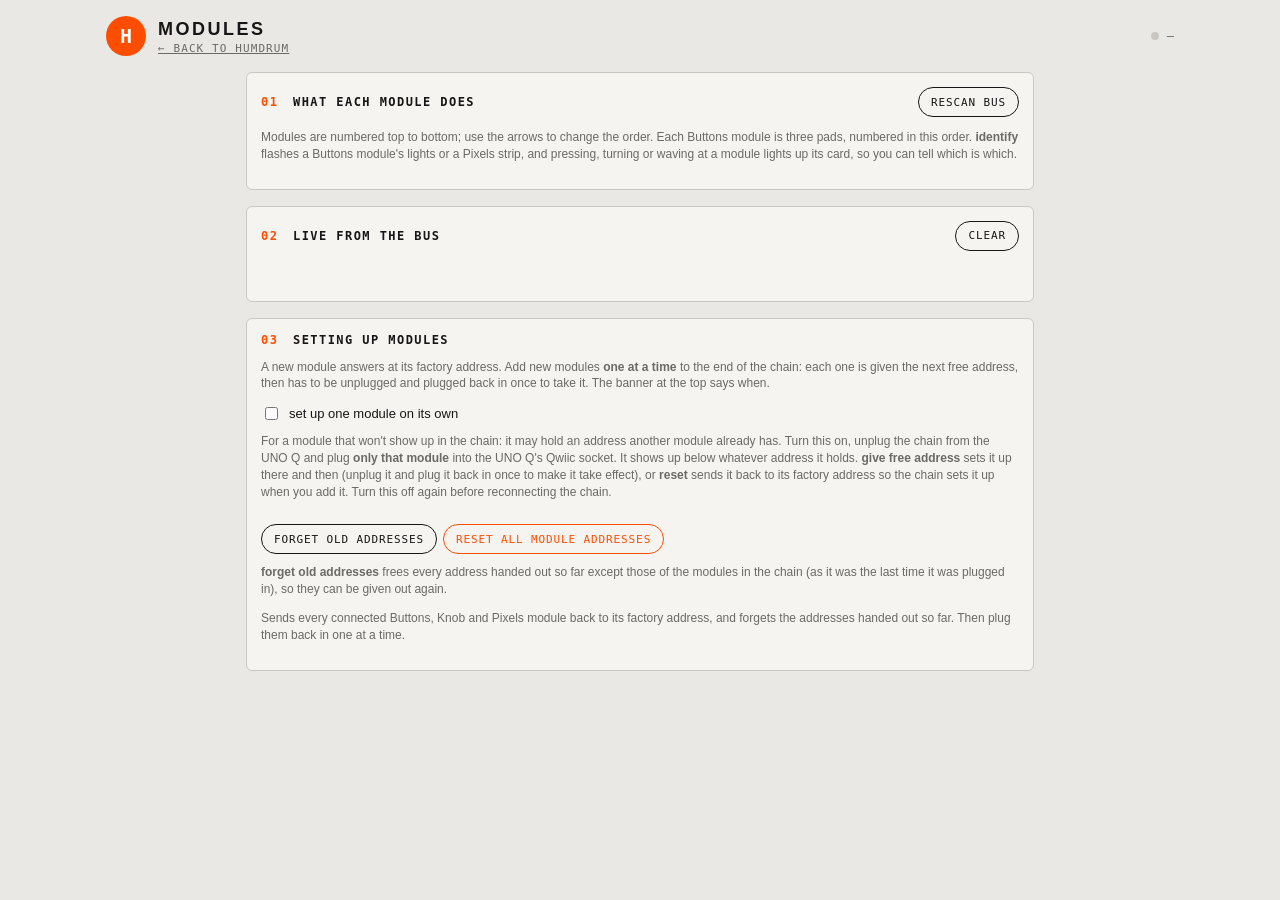
<file: assets/modules.html>
<!doctype html>
<html lang="en">
<head>
  <meta charset="utf-8">
  <meta name="viewport" content="width=device-width, initial-scale=1, viewport-fit=cover">
  <meta name="theme-color" content="#e9e8e4">
  <title>Humdrum modules</title>
  <link rel="stylesheet" href="app.css">
</head>
<body>
  <header class="top">
    <div class="brand">
      <a class="logo" href="./" title="back to the instrument">H</a>
      <div>
        <h1>MODULES</h1>
        <p class="sub"><a href="./">&larr; back to humdrum</a></p>
      </div>
    </div>
    <div class="status">
      <span id="conn" class="dot off" title="connection"></span>
      <span id="count">—</span>
    </div>
  </header>

  <div id="enrol-hint" class="hint enrol" hidden></div>

  <main class="modules-main">
    <!-- Assigned modules --------------------------------------------------->
    <section class="panel">
      <div class="panel-head">
        <h2><span class="num">01</span> what each module does</h2>
        <button id="rescan" class="chip">rescan bus</button>
      </div>
      <p class="help">Modules are numbered top to bottom; use the arrows to change the order. Each Buttons module is three
        pads, numbered in this order. <b>identify</b> flashes a Buttons module's lights or a Pixels strip,
        and pressing, turning or waving at a module lights up its card, so you can tell which is which.</p>
      <div id="groups"></div>
    </section>

    <!-- Live events -------------------------------------------------------->
    <section class="panel">
      <div class="panel-head">
        <h2><span class="num">02</span> live from the bus</h2>
        <button id="clear-log" class="chip">clear</button>
      </div>
      <dl class="diag" id="bus-diag"></dl>
      <ul class="setup-list strays" id="strays" hidden></ul>
      <ol class="event-log" id="log"></ol>
    </section>

    <!-- Setup -------------------------------------------------------------->
    <section class="panel">
      <div class="panel-head"><h2><span class="num">03</span> setting up modules</h2></div>
      <p class="help">A new module answers at its factory address. Add new modules <b>one at a time</b> to the end of the
        chain: each one is given the next free address, then has to be unplugged and plugged back in once to take it.
        The banner at the top says when.</p>
      <label class="setup-toggle"><input type="checkbox" id="setup-on"> set up one module on its own</label>
      <p class="help">For a module that won't show up in the chain: it may hold an address another module already has.
        Turn this on, unplug the chain from the UNO Q and plug <b>only that module</b> into the UNO Q's Qwiic socket.
        It shows up below whatever address it holds. <b>give free address</b> sets it up there and then (unplug it and
        plug it back in once to make it take effect), or <b>reset</b> sends it back to its factory address so the chain
        sets it up when you add it. Turn this off again before reconnecting the chain.</p>
      <ul class="setup-list" id="setup-list"></ul>
      <div class="sys-row">
        <button id="forget" class="chip">forget old addresses</button>
        <button id="reset-all" class="chip warn">reset all module addresses</button>
      </div>
      <p class="help"><b>forget old addresses</b> frees every address handed out so far except those of the modules in
        the chain (as it was the last time it was plugged in), so they can be given out again.</p>
      <p class="help">Sends every connected Buttons, Knob and Pixels module back to its factory address, and forgets the
        addresses handed out so far. Then plug them back in one at a time.</p>
    </section>
  </main>

  <div id="toast" class="toast" hidden></div>

  <script src="libs/socket.io.min.js"></script>
  <script src="modules.js"></script>
</body>
</html>
</file>
<file: assets/app.css>
/* Humdrum — industrial / instrument look: warm grey, hairlines, one hot accent */

:root {
  --bg: #e9e8e4;
  --panel: #f5f4f0;
  --ink: #161616;
  --ink-2: #6b6a66;
  --line: #c9c7c0;
  --accent: #ff4d00;
  --accent-ink: #ffffff;
  --blue: #2f6bff;
  --green: #18a058;
  --pad: #ffffff;
  --pad-empty: #dcdad4;
  --radius: 6px;
  --mono: ui-monospace, "SF Mono", Menlo, Consolas, "Roboto Mono", monospace;
  --sans: "Helvetica Neue", Helvetica, Arial, system-ui, sans-serif;
}
@media (prefers-color-scheme: dark) {
  :root {
    --bg: #121212;
    --panel: #1c1c1b;
    --ink: #ecebe7;
    --ink-2: #8d8c87;
    --line: #34332f;
    --pad: #272725;
    --pad-empty: #1f1f1e;
  }
}

* { box-sizing: border-box; }
html { -webkit-text-size-adjust: 100%; }
body {
  margin: 0;
  background: var(--bg);
  color: var(--ink);
  font: 14px/1.4 var(--sans);
  padding: env(safe-area-inset-top) 0 40px;
}
button, input, select { font: inherit; color: inherit; }
.mono, output { font-family: var(--mono); font-variant-numeric: tabular-nums; }

/* header */
.top {
  display: flex; align-items: center; justify-content: space-between;
  padding: 16px; max-width: 1100px; margin: 0 auto;
}
.brand { display: flex; gap: 12px; align-items: center; }
.logo {
  width: 40px; height: 40px; border-radius: 50%;
  background: var(--accent); color: var(--accent-ink);
  display: grid; place-items: center; font: 700 20px var(--mono);
}
h1 { margin: 0; font-size: 18px; letter-spacing: .14em; font-weight: 700; }
.sub { margin: 0; color: var(--ink-2); font: 11px var(--mono); text-transform: uppercase; letter-spacing: .1em; }
.status { display: flex; align-items: center; gap: 8px; font: 12px var(--mono); color: var(--ink-2); text-transform: uppercase; }
.dot { width: 8px; height: 8px; border-radius: 50%; background: var(--green); }
.dot.off { background: var(--line); }

.hint {
  max-width: 1100px; margin: 0 16px 12px; padding: 10px 12px;
  border: 1px solid var(--accent); border-radius: var(--radius); font-size: 13px;
}
@media (min-width: 1132px) { .hint { margin: 0 auto 12px; } }

main {
  max-width: 1100px; margin: 0 auto; padding: 0 16px;
  display: grid; gap: 16px; grid-template-columns: 1fr;
}
@media (min-width: 900px) {
  main { grid-template-columns: 320px 1fr; }
  .pads-panel { grid-row: span 2; grid-column: 2; grid-row-start: 1; }
}

.panel {
  background: var(--panel); border: 1px solid var(--line); border-radius: var(--radius);
  padding: 14px;
}
.panel-head { display: flex; justify-content: space-between; align-items: center; margin-bottom: 12px; }
h2 { margin: 0; font: 600 12px var(--mono); text-transform: uppercase; letter-spacing: .12em; }
.num { color: var(--accent); margin-right: 6px; }
.help { color: var(--ink-2); font-size: 12px; margin: 0 0 12px; }
.empty { color: var(--ink-2); font: 12px var(--mono); text-align: center; padding: 30px 0; }

.chip {
  appearance: none; border: 1px solid var(--ink); background: transparent;
  border-radius: 999px; padding: 5px 12px; cursor: pointer;
  font: 11px var(--mono); text-transform: uppercase; letter-spacing: .08em; text-decoration: none;
  display: inline-flex; align-items: center; gap: 6px; min-height: 30px; color: var(--ink);
}
.chip.on, .chip.solid { background: var(--ink); color: var(--panel); }
.chip.warn { border-color: var(--accent); color: var(--accent); }
.chip:active { transform: translateY(1px); }

/* fx */
.fx-list { display: grid; grid-template-columns: repeat(4, 1fr); gap: 6px; margin-bottom: 14px; }
.fx-btn {
  appearance: none; border: 1px solid var(--line); background: var(--pad);
  border-radius: var(--radius); padding: 10px 4px 8px; cursor: pointer; text-align: center;
}
.fx-btn b { display: block; font: 700 13px var(--mono); letter-spacing: .06em; }
.fx-btn small { display: block; font-size: 10px; color: var(--ink-2); }
.fx-btn.active { background: var(--accent); border-color: var(--accent); color: var(--accent-ink); }
.fx-btn.active small { color: var(--accent-ink); opacity: .8; }
.fx.bypassed .fx-btn.active { background: transparent; color: var(--accent); }

.amount { display: grid; grid-template-columns: 104px 1fr 52px; gap: 10px; align-items: center; margin-bottom: 8px; }
.amount label { font: 11px var(--mono); text-transform: uppercase; color: var(--ink-2); }
input[type=range] { width: 100%; accent-color: var(--accent); }
.meters { margin-top: 12px; display: grid; gap: 6px; }
#hand-row { grid-template-columns: 30px 1fr 64px; gap: 8px; }
#hand-row[hidden] { display: none; }
#m-hand { background: linear-gradient(var(--accent), var(--accent)) 0 0 / var(--w, 0%) 100% no-repeat, var(--pad-empty); }
.fx-btn[hidden] { display: none; }
.meter { display: grid; grid-template-columns: 30px 1fr; align-items: center; font: 10px var(--mono); color: var(--ink-2); text-transform: uppercase; }
.meter i {
  height: 6px; border-radius: 3px; background:
    linear-gradient(90deg, color-mix(in srgb, var(--blue) var(--fx, 0%), var(--green)) 0 70%, #f2b100 70% 88%, var(--accent) 88%) 0 0 / var(--w, 0%) 100% no-repeat,
    var(--pad-empty);
  transition: background-size 80ms linear;
}

/* pads */
.slot-row { display: grid; grid-template-columns: auto 1fr; gap: 10px; align-items: center; margin-bottom: 12px; }
.slot-label { font-size: 11px; text-transform: uppercase; color: var(--ink-2); letter-spacing: .08em; }
.seg.slots { grid-template-columns: repeat(var(--n, 4), 1fr); }
.seg.slots button small { margin-left: 4px; opacity: .6; }
.pads { display: grid; gap: 14px; }
.module { display: grid; grid-template-columns: 22px repeat(3, 1fr); gap: 8px; align-items: stretch; }
.module-label { writing-mode: vertical-rl; transform: rotate(180deg); font: 10px var(--mono); color: var(--ink-2); text-align: center; letter-spacing: .1em; }
.pad {
  position: relative; appearance: none; text-align: left; cursor: pointer;
  border: 1px solid var(--line); background: var(--pad-empty); border-radius: var(--radius);
  padding: 10px; min-height: 108px; display: flex; flex-direction: column; justify-content: space-between;
  overflow: hidden;
}
.pad.loaded { background: var(--pad); }
.pad.offline { opacity: .45; }
.pad.dragover { outline: 2px dashed var(--accent); outline-offset: -4px; }
.pad .top-row { display: flex; justify-content: space-between; align-items: center; }
.pad .no { font: 700 12px var(--mono); }
.pad .led { width: 10px; height: 10px; border-radius: 50%; background: var(--line); box-shadow: inset 0 0 0 1px rgba(0,0,0,.15); }
.pad.loaded .led { background: var(--blue); }
.pad.playing .led { background: var(--green); }
.pad.rec .led { background: var(--accent); animation: blink .25s steps(1) infinite; }
.pad .name { font-size: 13px; font-weight: 600; white-space: nowrap; overflow: hidden; text-overflow: ellipsis; }
.pad .meta { font: 10px var(--mono); color: var(--ink-2); text-transform: uppercase; }
.pad canvas { width: 100%; height: 26px; display: block; }
.pad .plus { font: 300 28px var(--mono); color: var(--ink-2); line-height: 1; }
.pad .prog { position: absolute; left: 0; bottom: 0; height: 3px; background: var(--accent); width: 0; }
@keyframes blink { 50% { opacity: .2; } }

/* settings */
.grid-settings { display: grid; gap: 10px; }
.setting { display: grid; grid-template-columns: 1fr 1.3fr 52px; gap: 10px; align-items: center; font-size: 12px; }
.setting > span { color: var(--ink-2); font: 11px var(--mono); text-transform: uppercase; }
.setting.toggle { grid-template-columns: 1fr auto; }
/* "default 6": shows the default, click to go back to it; orange while the setting differs */
.setting .dflt { display: block; margin-top: 2px; padding: 0; border: 0; background: none; font: 10px var(--mono); text-transform: none; color: var(--accent); cursor: pointer; text-align: left; }
.setting .dflt.is-default { color: var(--ink-2); opacity: 0.7; cursor: default; }
.setting .dflt:not(.is-default):hover { text-decoration: underline; }
.setting.text, .setting.device { grid-template-columns: 1fr 1.6fr; }
.audio-io { margin-top: 16px; border-top: 1px solid var(--line); padding-top: 10px; }
.audio-io h3 { font: 11px var(--mono); text-transform: uppercase; letter-spacing: .1em; margin: 0 0 6px; }
.ports { display: grid; gap: 8px; margin-bottom: 4px; }
.setting input[type=text], .setting select, .ed-move select {
  background: var(--pad); border: 1px solid var(--line); border-radius: 4px; padding: 5px 6px; min-width: 0;
}
.switch { appearance: none; width: 38px; height: 22px; border-radius: 11px; background: var(--line); position: relative; cursor: pointer; margin: 0; }
.switch::after { content: ""; position: absolute; top: 3px; left: 3px; width: 16px; height: 16px; border-radius: 50%; background: var(--panel); transition: left .15s; }
.switch:checked { background: var(--accent); }
.switch:checked::after { left: 19px; }
details.system { margin-top: 16px; border-top: 1px solid var(--line); padding-top: 10px; }
details.system summary { cursor: pointer; font: 11px var(--mono); text-transform: uppercase; letter-spacing: .1em; }
.sys-row { display: flex; flex-wrap: wrap; gap: 6px; margin: 10px 0; }
.diag { display: grid; grid-template-columns: auto 1fr; gap: 2px 10px; font: 11px var(--mono); color: var(--ink-2); margin: 0; }
.diag dd { margin: 0; color: var(--ink); word-break: break-all; }

/* editor */
dialog {
  border: 1px solid var(--line); border-radius: 10px; padding: 0; width: min(560px, calc(100vw - 24px));
  background: var(--panel); color: var(--ink);
}
dialog::backdrop { background: rgba(0,0,0,.35); }
.ed { padding: 14px; display: grid; gap: 12px; }
.ed-head { display: flex; gap: 10px; align-items: center; }
.padno { background: var(--accent); color: var(--accent-ink); border-radius: 4px; padding: 4px 8px; font-weight: 700; }
#ed-name { flex: 1; border: 0; border-bottom: 1px solid var(--line); background: transparent; font-size: 16px; font-weight: 600; padding: 4px 0; min-width: 0; }
.x { appearance: none; border: 0; background: none; font-size: 26px; cursor: pointer; line-height: 1; }
.wave-wrap { position: relative; background: var(--pad); border: 1px solid var(--line); border-radius: var(--radius); }
#ed-wave { width: 100%; height: 120px; display: block; }
.trim { position: absolute; top: 0; bottom: 0; background: rgba(120,120,120,.28); pointer-events: none; }
#trim-a { left: 0; border-right: 2px solid var(--accent); }
#trim-b { right: 0; border-left: 2px solid var(--accent); }
.ed-grid { display: grid; grid-template-columns: 1fr 1fr; gap: 8px 14px; }
.ed-grid label { font: 11px var(--mono); text-transform: uppercase; color: var(--ink-2); display: grid; grid-template-columns: 1fr auto; align-items: center; }
.ed-grid label input { grid-column: 1 / -1; }
.seg { display: grid; grid-template-columns: repeat(3, 1fr); border: 1px solid var(--ink); border-radius: 999px; overflow: hidden; }
.seg button { appearance: none; border: 0; background: transparent; padding: 7px; font: 11px var(--mono); text-transform: uppercase; cursor: pointer; }
.seg button.on { background: var(--ink); color: var(--panel); }
.ed-actions { display: flex; flex-wrap: wrap; gap: 6px; }
.ed-move { font: 11px var(--mono); text-transform: uppercase; color: var(--ink-2); }

.toast {
  position: fixed; left: 50%; bottom: 20px; transform: translateX(-50%);
  background: var(--ink); color: var(--panel); padding: 8px 14px; border-radius: 999px;
  font: 12px var(--mono); max-width: calc(100vw - 32px);
}

/* pad sample picker and Bluetooth tiles */
.pad { cursor: pointer; }
.pad .pad-sample {
  width: 100%; min-width: 0; font-size: 11px; padding: 3px 4px; border: 1px solid var(--line);
  border-radius: 4px; background: var(--panel); color: var(--ink);
}
.pad.btctl { background: var(--pad); }
.pad.btctl .no { font-size: 16px; }
.pad.btctl .led { background: var(--line); }

/* Bluetooth panel */
.bt.bypassed .fx-list { opacity: .45; }
.bt-now { display: flex; align-items: center; justify-content: space-between; gap: 10px; margin-bottom: 12px; }
.bt-track { min-width: 0; }
.bt-track b, .bt-track small { display: block; white-space: nowrap; overflow: hidden; text-overflow: ellipsis; }
.bt-track small { color: var(--ink-2); }
.bt-transport { display: flex; gap: 6px; flex: none; }
.bt .sys-row { align-items: center; justify-content: space-between; }

/* library */
.library h3, .controls h3 { font: 11px var(--mono); text-transform: uppercase; letter-spacing: .1em; margin: 12px 0 6px; }
.lib-list { display: grid; gap: 6px; }
.lib-row { display: grid; grid-template-columns: auto 1fr auto auto; gap: 8px; align-items: center; }
.lib-row .lib-name { min-width: 0; background: var(--pad); border: 1px solid var(--line); border-radius: 4px; padding: 5px 6px; }
.lib-row .meta { font-size: 11px; color: var(--ink-2); white-space: nowrap; }
.controls { margin-bottom: 16px; }
.hint.enrol { border-color: var(--accent); font-weight: 600; }

/* module setup */
.setup-toggle { display: flex; gap: 8px; align-items: center; margin: 10px 0; font-size: 13px; }
.setup-list { list-style: none; padding: 0; margin: 0 0 12px; display: grid; gap: 8px; font-size: 13px; }
.setup-list li { display: flex; flex-wrap: wrap; gap: 6px 10px; align-items: center; }
.setup-list .row { display: flex; gap: 6px; }
.setup-list .warn { color: var(--accent); }

/* modules page */
main.modules-main { grid-template-columns: 1fr; max-width: 820px; }
.modules-main a, .sub a { color: inherit; }
a.logo { text-decoration: none; }
.mod-group h3 { display: flex; gap: 8px; align-items: baseline; }
.mod-group h3 small { color: var(--ink-2); font: 11px var(--mono); text-transform: none; }
.mod-card {
  display: grid; grid-template-columns: 28px 1fr; gap: 6px 12px; align-items: center;
  padding: 10px 12px; margin-bottom: 8px; border: 1px solid var(--line); border-radius: var(--radius);
  background: var(--panel);
}
.mod-card.active { animation: mod-pulse .6s ease-out; }
@keyframes mod-pulse { from { border-color: var(--accent); box-shadow: 0 0 0 2px var(--accent); } }
.mod-pos { font-size: 18px; font-weight: 700; color: var(--ink-2); text-align: center; }
.mod-title { display: flex; flex-wrap: wrap; gap: 4px 8px; align-items: baseline; }
.mod-title small { color: var(--ink-2); font-size: 12px; }
.mod-live { display: flex; gap: 10px; align-items: center; min-height: 24px; margin-top: 4px; font-size: 12px; }
.mod-actions { grid-column: 2; display: flex; flex-wrap: wrap; gap: 6px; align-items: center; }
.mod-actions select { padding: 4px 6px; border: 1px solid var(--line); border-radius: var(--radius); background: var(--pad); }
.mod-actions .row { display: flex; gap: 6px; }
.chip:disabled { opacity: .35; }
@media (min-width: 640px) {
  .mod-card { grid-template-columns: 28px 1fr auto; }
  .mod-actions { grid-column: 3; justify-content: flex-end; }
}
.keys { display: flex; gap: 6px; }
.key {
  min-width: 34px; padding: 2px 6px; text-align: center; border: 1px solid var(--line); border-radius: 4px;
  font: 11px var(--mono); color: var(--ink-2);
}
.key.down { background: var(--ink); color: var(--panel); border-color: var(--ink); }
.key.held { background: var(--accent); border-color: var(--accent); color: var(--accent-ink); }
.knob-total { font-size: 16px; min-width: 3ch; }
.last-event { color: var(--ink-2); }
.leds { display: flex; gap: 3px; }
.leds i { width: 14px; height: 14px; border-radius: 50%; background: var(--pad-empty); border: 1px solid var(--line); }
.leds i.g { background: var(--green); } .leds i.a { background: #ffb000; } .leds i.r { background: #e5261f; }
.bar { flex: 0 1 160px; height: 8px; border-radius: 4px; background: var(--pad-empty); overflow: hidden; }
.bar i { display: block; height: 100%; width: 0; background: var(--blue); transition: width .1s; }
.event-log { list-style: none; margin: 12px 0 0; padding: 0; max-height: 280px; overflow-y: auto; font-size: 12px; }
.event-log li { padding: 3px 0; border-bottom: 1px solid var(--line); overflow-wrap: anywhere; }
.event-log .mono { color: var(--ink-2); margin-right: 6px; }
.strays { margin-top: 12px; }

.panel-head .chips { display: flex; gap: 6px; }
.panel.muted .meters, .panel.muted #mic-level { opacity: .4; }
.help.warn { color: var(--accent); }
</file>
